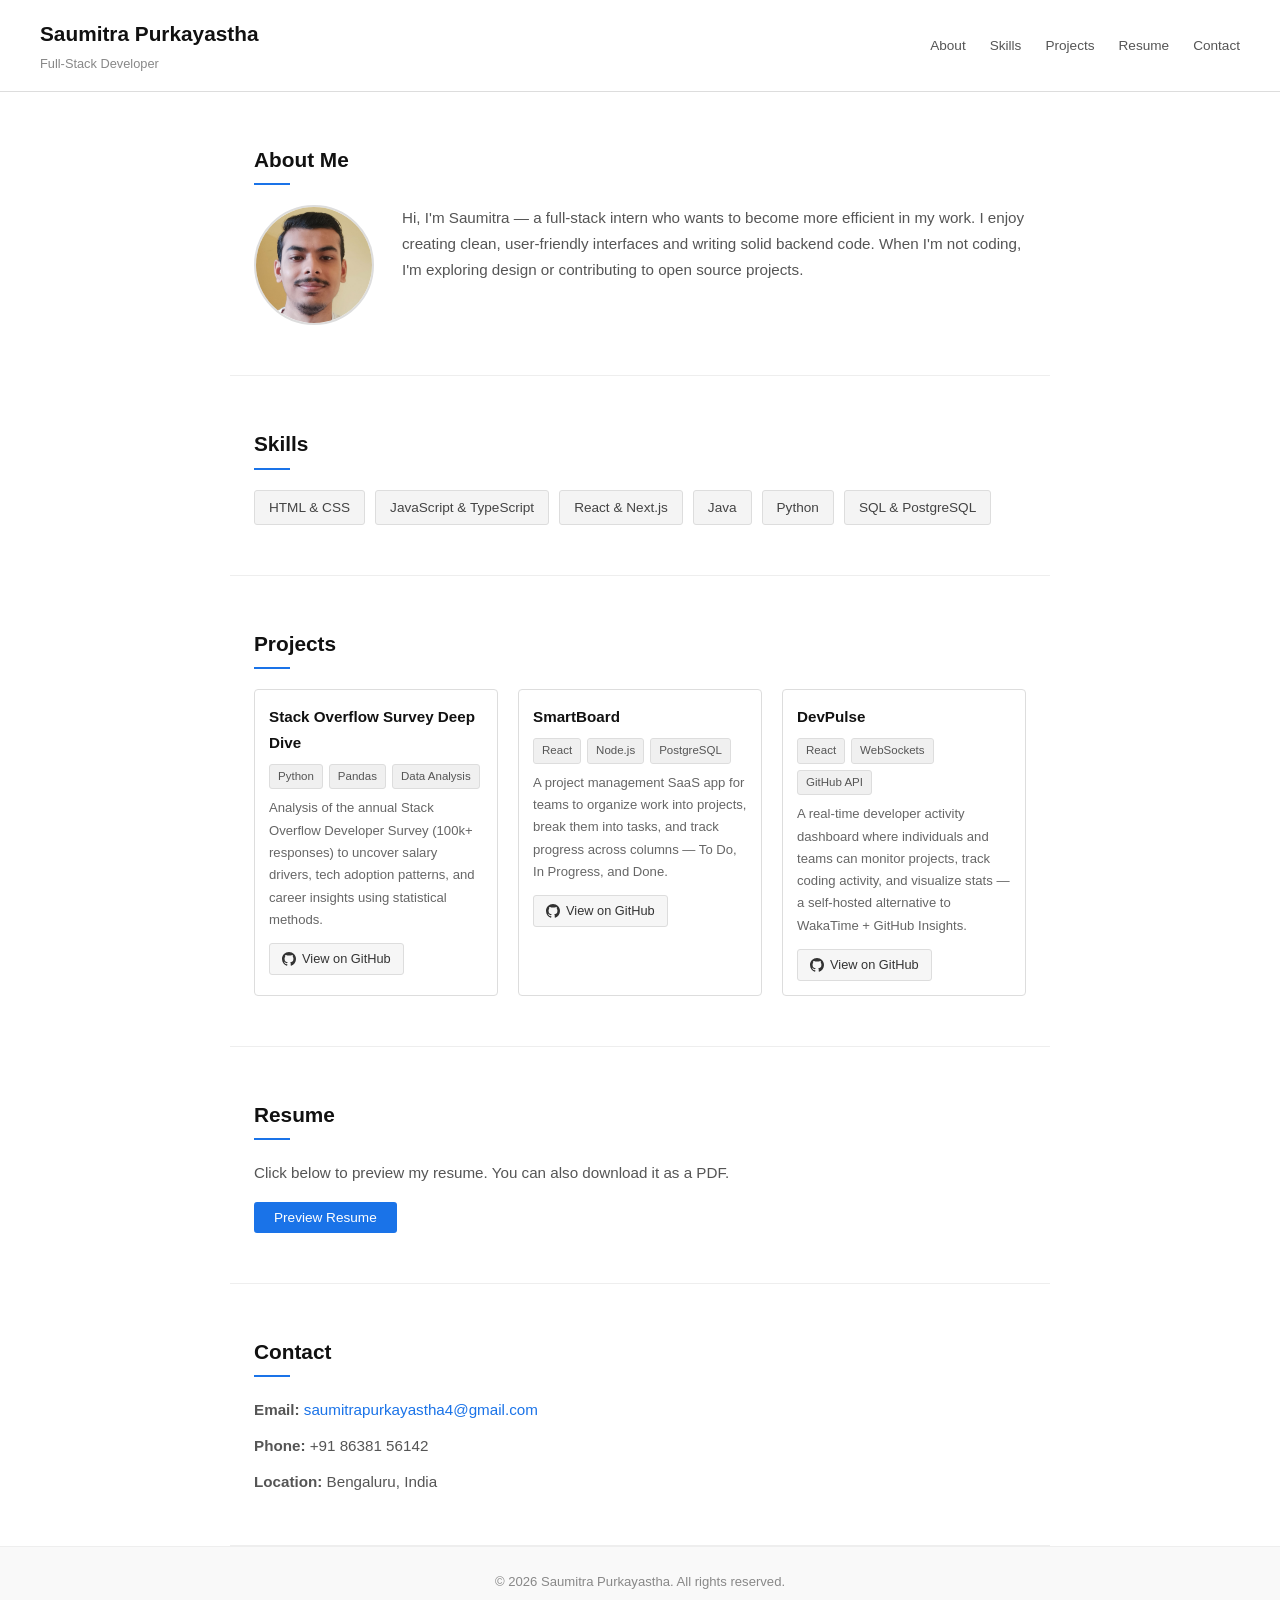
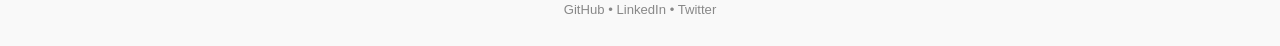
<file: Lvl1_task 1/index.html>
<!DOCTYPE html>
<html lang="en">
<head>
  <meta charset="UTF-8" />
  <meta name="viewport" content="width=device-width, initial-scale=1.0"/>
  <title>Saumitra Purkayastha | Portfolio</title>
  <link rel="stylesheet" href="style.css" />
</head>
<body>

  <!-- HEADER -->
  <header>
    <div class="header-left">
      <h1>Saumitra Purkayastha</h1>
      <p>Full-Stack Developer</p>
    </div>
    <nav>
      <a href="#about">About</a>
      <a href="#skills">Skills</a>
      <a href="#projects">Projects</a>
      <a href="#resume">Resume</a>
      <a href="#contact">Contact</a>
    </nav>
  </header>

  <!-- ABOUT -->
  <section id="about">
    <h2>About Me</h2>
    <div class="about-content">
      <img src="profile.png" alt="Saumitra Purkayastha" />
      <p>
        Hi, I'm Saumitra — a full-stack intern who wants to become more efficient in my work. I enjoy creating clean, user-friendly interfaces and writing
        solid backend code. When I'm not coding, I'm exploring design or contributing
        to open source projects.
      </p>
    </div>
  </section>

  <!-- SKILLS -->
  <section id="skills">
    <h2>Skills</h2>
    <ul class="skills-list">
      <li>HTML &amp; CSS</li>
      <li>JavaScript &amp; TypeScript</li>
      <li>React &amp; Next.js</li>
      <li>Java</li>
      <li>Python</li>
      <li>SQL &amp; PostgreSQL</li>
    </ul>
  </section>

  <!-- PROJECTS -->
  <section id="projects">
    <h2>Projects</h2>
    <div class="projects-grid">

      <div class="project-card">
        <div class="project-body">
          <h3>Stack Overflow Survey Deep Dive</h3>
          <p class="project-tags">
            <span>Python</span><span>Pandas</span><span>Data Analysis</span>
          </p>
          <p>Analysis of the annual Stack Overflow Developer Survey (100k+ responses) to uncover salary drivers, tech adoption patterns, and career insights using statistical methods.</p>
          <a href="https://github.com/Saumitra-171/SO-Survey.git" target="_blank" class="github-link">
            <svg xmlns="http://www.w3.org/2000/svg" width="14" height="14" viewBox="0 0 24 24" fill="currentColor"><path d="M12 0C5.37 0 0 5.37 0 12c0 5.3 3.44 9.8 8.2 11.38.6.1.82-.26.82-.58v-2.03c-3.34.72-4.04-1.61-4.04-1.61-.55-1.39-1.34-1.76-1.34-1.76-1.09-.74.08-.73.08-.73 1.2.08 1.84 1.24 1.84 1.24 1.07 1.83 2.8 1.3 3.49 1 .1-.78.42-1.3.76-1.6-2.67-.3-5.47-1.33-5.47-5.93 0-1.31.47-2.38 1.24-3.22-.14-.3-.54-1.52.1-3.18 0 0 1.01-.32 3.3 1.23a11.5 11.5 0 0 1 3-.4c1.02 0 2.04.13 3 .4 2.28-1.55 3.29-1.23 3.29-1.23.64 1.66.24 2.88.12 3.18.77.84 1.23 1.91 1.23 3.22 0 4.61-2.81 5.63-5.48 5.92.43.37.81 1.1.81 2.22v3.29c0 .32.21.69.82.57C20.57 21.8 24 17.3 24 12c0-6.63-5.37-12-12-12z"/></svg>
            View on GitHub
          </a>
        </div>
      </div>

      <div class="project-card">
        <div class="project-body">
          <h3>SmartBoard</h3>
          <p class="project-tags">
            <span>React</span><span>Node.js</span><span>PostgreSQL</span>
          </p>
          <p>A project management SaaS app for teams to organize work into projects, break them into tasks, and track progress across columns — To Do, In Progress, and Done.</p>
          <a href="https://github.com/Saumitra-171/Smartboard.git" target="_blank" class="github-link">
            <svg xmlns="http://www.w3.org/2000/svg" width="14" height="14" viewBox="0 0 24 24" fill="currentColor"><path d="M12 0C5.37 0 0 5.37 0 12c0 5.3 3.44 9.8 8.2 11.38.6.1.82-.26.82-.58v-2.03c-3.34.72-4.04-1.61-4.04-1.61-.55-1.39-1.34-1.76-1.34-1.76-1.09-.74.08-.73.08-.73 1.2.08 1.84 1.24 1.84 1.24 1.07 1.83 2.8 1.3 3.49 1 .1-.78.42-1.3.76-1.6-2.67-.3-5.47-1.33-5.47-5.93 0-1.31.47-2.38 1.24-3.22-.14-.3-.54-1.52.1-3.18 0 0 1.01-.32 3.3 1.23a11.5 11.5 0 0 1 3-.4c1.02 0 2.04.13 3 .4 2.28-1.55 3.29-1.23 3.29-1.23.64 1.66.24 2.88.12 3.18.77.84 1.23 1.91 1.23 3.22 0 4.61-2.81 5.63-5.48 5.92.43.37.81 1.1.81 2.22v3.29c0 .32.21.69.82.57C20.57 21.8 24 17.3 24 12c0-6.63-5.37-12-12-12z"/></svg>
            View on GitHub
          </a>
        </div>
      </div>

      <div class="project-card">
        <div class="project-body">
          <h3>DevPulse</h3>
          <p class="project-tags">
            <span>React</span><span>WebSockets</span><span>GitHub API</span>
          </p>
          <p>A real-time developer activity dashboard where individuals and teams can monitor projects, track coding activity, and visualize stats — a self-hosted alternative to WakaTime + GitHub Insights.</p>
          <a href="https://github.com/Saumitra-171/DevPulse.git" target="_blank" class="github-link">
            <svg xmlns="http://www.w3.org/2000/svg" width="14" height="14" viewBox="0 0 24 24" fill="currentColor"><path d="M12 0C5.37 0 0 5.37 0 12c0 5.3 3.44 9.8 8.2 11.38.6.1.82-.26.82-.58v-2.03c-3.34.72-4.04-1.61-4.04-1.61-.55-1.39-1.34-1.76-1.34-1.76-1.09-.74.08-.73.08-.73 1.2.08 1.84 1.24 1.84 1.24 1.07 1.83 2.8 1.3 3.49 1 .1-.78.42-1.3.76-1.6-2.67-.3-5.47-1.33-5.47-5.93 0-1.31.47-2.38 1.24-3.22-.14-.3-.54-1.52.1-3.18 0 0 1.01-.32 3.3 1.23a11.5 11.5 0 0 1 3-.4c1.02 0 2.04.13 3 .4 2.28-1.55 3.29-1.23 3.29-1.23.64 1.66.24 2.88.12 3.18.77.84 1.23 1.91 1.23 3.22 0 4.61-2.81 5.63-5.48 5.92.43.37.81 1.1.81 2.22v3.29c0 .32.21.69.82.57C20.57 21.8 24 17.3 24 12c0-6.63-5.37-12-12-12z"/></svg>
            View on GitHub
          </a>
        </div>
      </div>

    </div>
  </section>

  <!-- RESUME -->
  <section id="resume">
    <h2>Resume</h2>
    <p>Click below to preview my resume. You can also download it as a PDF.</p>
    <button class="btn" onclick="document.getElementById('resume-modal').style.display='flex'">Preview Resume</button>
  </section>

  <!-- RESUME MODAL -->
  <div id="resume-modal">
    <div class="modal-box">
      <div class="modal-header">
        <span>Resume — Saumitra Purkayastha</span>
        <div class="modal-actions">
          <a href="C:\Resume.pdf" download class="btn">Download PDF</a>
          <button class="close-btn" onclick="document.getElementById('resume-modal').style.display='none'">&times;</button>
        </div>
      </div>
      <iframe src="C:\Resume.pdf" title="Resume Preview"></iframe>
    </div>
  </div>

  <!-- CONTACT -->
  <section id="contact">
    <h2>Contact</h2>
    <ul class="contact-list">
      <li><strong>Email:</strong> <a href="mailto:saumitrapurkayastha4@gmail.com">saumitrapurkayastha4@gmail.com</a></li>
      <li><strong>Phone:</strong> +91 86381 56142</li>
      <li><strong>Location:</strong> Bengaluru, India</li>
    </ul>
  </section>

  <!-- FOOTER -->
  <footer>
    <p>&copy; 2026 Saumitra Purkayastha. All rights reserved.</p>
    <p>
      <a href="#">GitHub</a> &bull;
      <a href="#">LinkedIn</a> &bull;
      <a href="#">Twitter</a>
    </p>
  </footer>

</body>
</html>
</file>
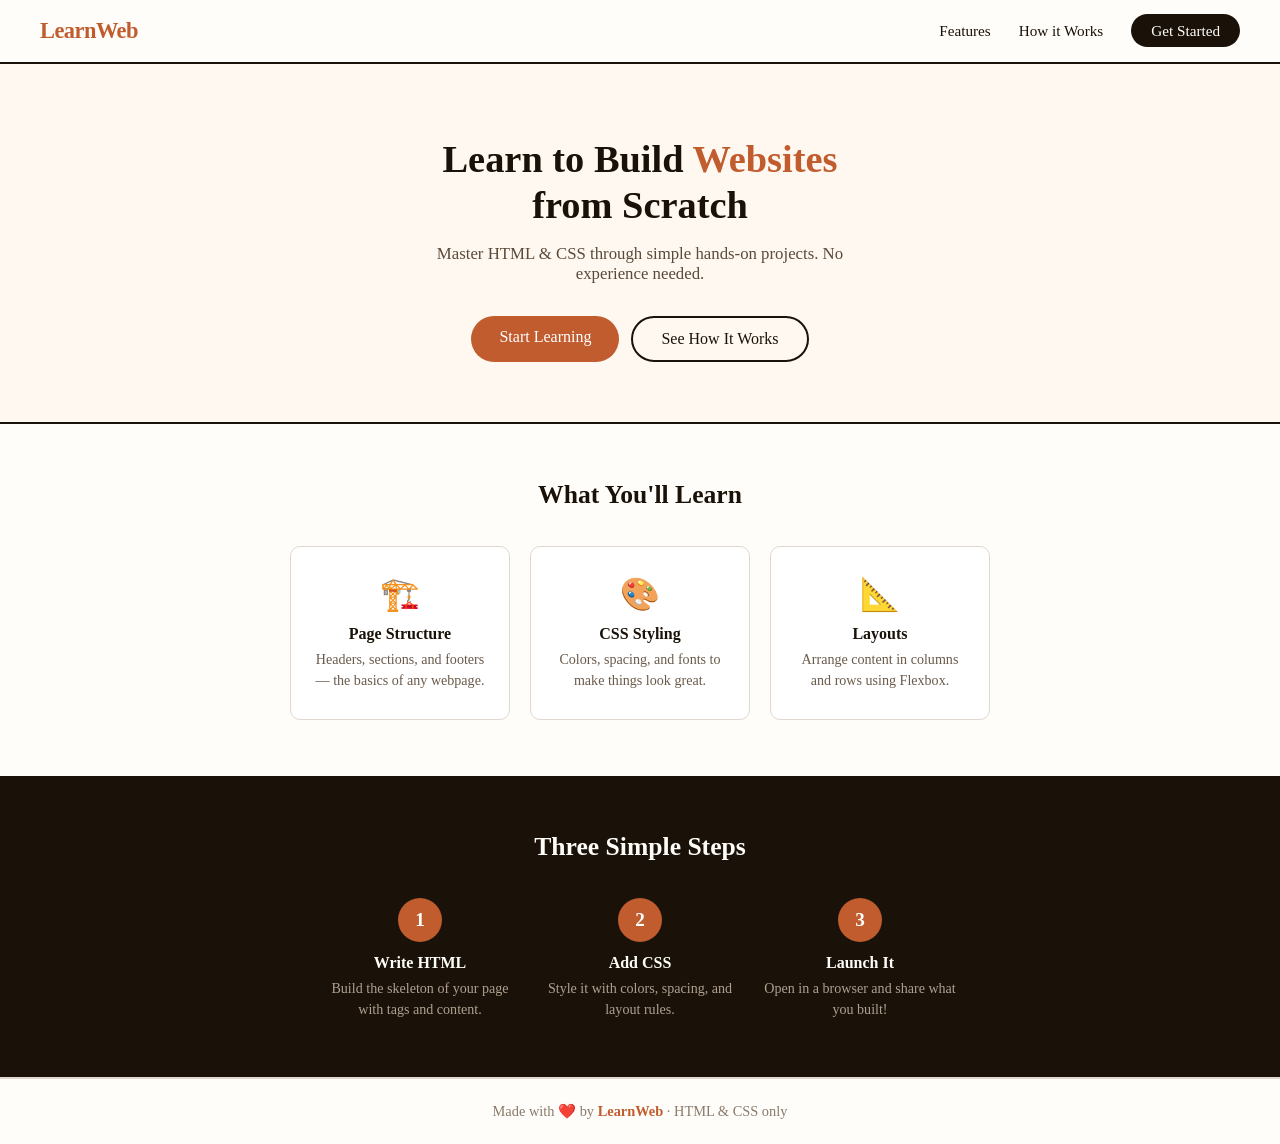
<file: Lvl1_task 2/index.html>
<!DOCTYPE html>
<html lang="en">
<head>
  <meta charset="UTF-8"/>
  <meta name="viewport" content="width=device-width, initial-scale=1.0"/>
  <title>LearnWeb</title>
  <link rel="stylesheet" href="style.css"/>
</head>
<body>

  <!-- HEADER -->
  <header>
    <div class="logo">LearnWeb</div>
    <nav>
      <a href="#">Features</a>
      <a href="#">How it Works</a>
      <a href="#" class="btn">Get Started</a>
    </nav>
  </header>

  <!-- HERO -->
  <section class="hero">
    <h2>Learn to Build <span>Websites</span><br/>from Scratch</h2>
    <p>Master HTML & CSS through simple hands-on projects. No experience needed.</p>
    <div class="hero-btns">
      <a href="#" class="btn-main">Start Learning</a>
      <a href="#" class="btn-outline">See How It Works</a>
    </div>
  </section>

  <!-- FEATURES -->
  <section class="features">
    <h3>What You'll Learn</h3>
    <div class="cards">
      <div class="card">
        <div class="icon">🏗️</div>
        <h4>Page Structure</h4>
        <p>Headers, sections, and footers — the basics of any webpage.</p>
      </div>
      <div class="card">
        <div class="icon">🎨</div>
        <h4>CSS Styling</h4>
        <p>Colors, spacing, and fonts to make things look great.</p>
      </div>
      <div class="card">
        <div class="icon">📐</div>
        <h4>Layouts</h4>
        <p>Arrange content in columns and rows using Flexbox.</p>
      </div>
    </div>
  </section>

  <!-- STEPS -->
  <section class="steps">
    <h3>Three Simple Steps</h3>
    <div class="step-row">
      <div class="step">
        <div class="step-num">1</div>
        <h4>Write HTML</h4>
        <p>Build the skeleton of your page with tags and content.</p>
      </div>
      <div class="step">
        <div class="step-num">2</div>
        <h4>Add CSS</h4>
        <p>Style it with colors, spacing, and layout rules.</p>
      </div>
      <div class="step">
        <div class="step-num">3</div>
        <h4>Launch It</h4>
        <p>Open in a browser and share what you built!</p>
      </div>
    </div>
  </section>

  <!-- FOOTER -->
  <footer>
    <p>Made with ❤️ by <span>LearnWeb</span> · HTML & CSS only</p>
  </footer>

</body>
</html>
</file>
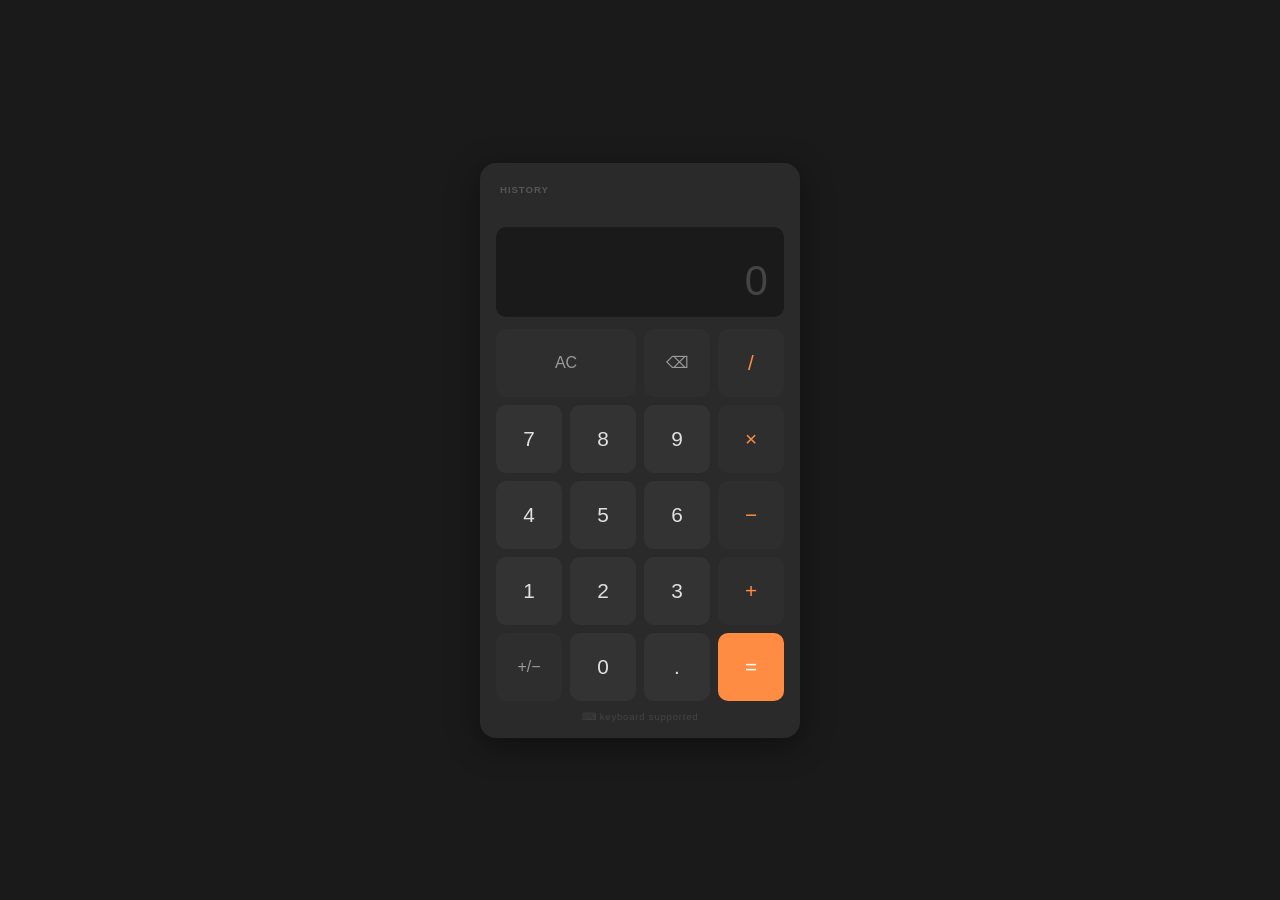
<file: Lvl1_task 3/index.html>
<!DOCTYPE html>
<html lang="en">
<head>
    <meta charset="UTF-8">
    <meta name="viewport" content="width=device-width, initial-scale=1.0">
    <title>Calculator</title>
    <link rel="preconnect" href="https://fonts.googleapis.com">
    <link rel="preconnect" href="https://fonts.gstatic.com" crossorigin>
    <link href="https://fonts.googleapis.com/css2?family=DM+Mono:wght@300;400;500&family=Syne:wght@700;800&display=swap" rel="stylesheet">
    <link rel="stylesheet" href="style.css">
</head>
<body>
    <div id="calculator">
        <div id="history-panel">
            <span id="history-label">HISTORY</span>
            <div id="history-list"></div>
        </div>

        <div id="display-area">
            <div id="expression"></div>
            <input id="display" readonly placeholder="0">
        </div>

        <div id="keys">
            <button onclick="clearDisplay()" class="fn-btn wide-btn">AC</button>
            <button onclick="backspace()" class="fn-btn">⌫</button>
            <button onclick="appendToDisplay('/')" class="operator-btn">/</button>

            <button onclick="appendToDisplay('7')">7</button>
            <button onclick="appendToDisplay('8')">8</button>
            <button onclick="appendToDisplay('9')">9</button>
            <button onclick="appendToDisplay('*')" class="operator-btn">×</button>

            <button onclick="appendToDisplay('4')">4</button>
            <button onclick="appendToDisplay('5')">5</button>
            <button onclick="appendToDisplay('6')">6</button>
            <button onclick="appendToDisplay('-')" class="operator-btn">−</button>

            <button onclick="appendToDisplay('1')">1</button>
            <button onclick="appendToDisplay('2')">2</button>
            <button onclick="appendToDisplay('3')">3</button>
            <button onclick="appendToDisplay('+')" class="operator-btn">+</button>

            <button onclick="toggleSign()" class="fn-btn">+/−</button>
            <button onclick="appendToDisplay('0')">0</button>
            <button onclick="appendToDisplay('.')">.</button>
            <button onclick="calculate()" class="equals-btn">=</button>
        </div>

        <div id="keyboard-hint">⌨ keyboard supported</div>
    </div>

    <script src="index.js"></script>
</body>
</html>
</file>
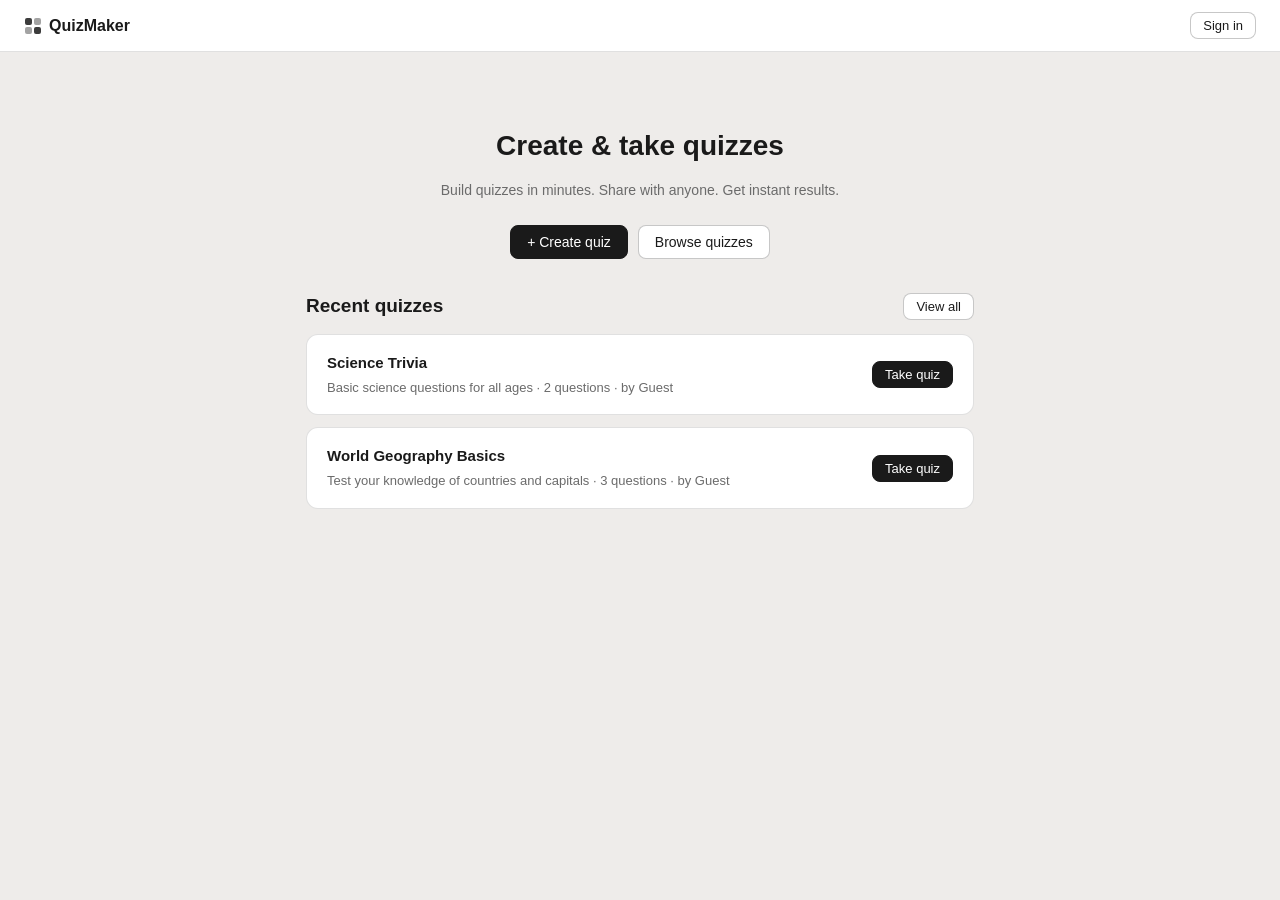
<file: Lvl2_task 2/index.html>
<!DOCTYPE html>
<html lang="en">
<head>
  <meta charset="UTF-8" />
  <meta name="viewport" content="width=device-width, initial-scale=1.0" />
  <title>QuizMaker</title>
  <link rel="stylesheet" href="css/style.css" />
</head>
<body>

<nav>
  <a class="nav-logo" onclick="goHome()">
    <svg width="18" height="18" viewBox="0 0 18 18" fill="none">
      <rect x="1" y="1" width="7" height="7" rx="2" fill="currentColor" opacity="0.85"/>
      <rect x="10" y="1" width="7" height="7" rx="2" fill="currentColor" opacity="0.4"/>
      <rect x="1" y="10" width="7" height="7" rx="2" fill="currentColor" opacity="0.4"/>
      <rect x="10" y="10" width="7" height="7" rx="2" fill="currentColor" opacity="0.85"/>
    </svg>
    QuizMaker
  </a>
  <div class="nav-right" id="navUser">
    <button class="btn btn-sm" onclick="showScreen('auth')">Sign in</button>
  </div>
</nav>

<div class="wrapper">

  <!-- HOME -->
  <div class="screen active" id="screen-home">
    <div class="hero">
      <h1>Create &amp; take quizzes</h1>
      <p class="muted">Build quizzes in minutes. Share with anyone. Get instant results.</p>
      <div class="hero-actions">
        <button class="btn btn-primary" onclick="requireAuth('create')">+ Create quiz</button>
        <button class="btn" onclick="showScreen('list')">Browse quizzes</button>
      </div>
    </div>
    <div class="section-header">
      <h2 style="margin:0">Recent quizzes</h2>
      <button class="btn btn-sm" onclick="showScreen('list')">View all</button>
    </div>
    <div id="homeQuizList"></div>
  </div>

  <!-- AUTH -->
  <div class="screen" id="screen-auth">
    <div class="auth-wrap">
      <div class="tabs">
        <div class="tab active" id="tab-login" onclick="switchAuthTab('login')">Sign in</div>
        <div class="tab" id="tab-register" onclick="switchAuthTab('register')">Register</div>
      </div>
      <div id="auth-login">
        <div class="field"><label>Username</label><input type="text" id="loginUser" placeholder="Enter username" /></div>
        <div class="field"><label>Password</label><input type="password" id="loginPass" placeholder="Enter password" /></div>
        <div class="err-msg" id="loginErr"></div>
        <button class="btn btn-primary btn-block" onclick="doLogin()">Sign in</button>
        <div class="divider">or</div>
        <button class="btn btn-block" onclick="demoLogin()">Continue as Guest</button>
      </div>
      <div id="auth-register" style="display:none">
        <div class="field"><label>Username</label><input type="text" id="regUser" placeholder="Choose a username" /></div>
        <div class="field"><label>Password</label><input type="password" id="regPass" placeholder="Choose a password" /></div>
        <div class="err-msg" id="regErr"></div>
        <button class="btn btn-primary btn-block" onclick="doRegister()">Create account</button>
      </div>
    </div>
  </div>

  <!-- QUIZ LIST -->
  <div class="screen" id="screen-list">
    <div class="section-header">
      <div style="display:flex;align-items:center;gap:10px">
        <button class="btn btn-sm" onclick="goHome()">← Back</button>
        <h2 style="margin:0">All quizzes</h2>
      </div>
      <button class="btn btn-sm btn-primary" onclick="requireAuth('create')">+ Create</button>
    </div>
    <div id="allQuizList"></div>
  </div>

  <!-- CREATE QUIZ -->
  <div class="screen" id="screen-create">
    <div style="display:flex;align-items:center;gap:10px;margin-bottom:1.25rem">
      <button class="btn btn-sm" onclick="goHome()">← Back</button>
      <h2 style="margin:0">Create a quiz</h2>
    </div>
    <div class="field"><label>Quiz title *</label><input type="text" id="quizTitle" placeholder="e.g. World Geography Basics" /></div>
    <div class="field"><label>Description (optional)</label><input type="text" id="quizDesc" placeholder="A short description..." /></div>
    <div id="questionsList"></div>
    <button class="btn" onclick="addQuestion()" style="margin-bottom:1rem">+ Add question</button>
    <br/>
    <button class="btn btn-primary" onclick="saveQuiz()">Publish quiz</button>
    <div class="err-msg" id="createErr" style="margin-top:10px"></div>
    <div class="ok-msg" id="createOk" style="margin-top:10px"></div>
  </div>

  <!-- TAKE QUIZ -->
  <div class="screen" id="screen-take">
    <div id="takeContent"></div>
  </div>

  <!-- RESULTS -->
  <div class="screen" id="screen-results">
    <div id="resultsContent"></div>
  </div>

</div>

<script src="js/state.js"></script>
<script src="js/auth.js"></script>
<script src="js/quizList.js"></script>
<script src="js/create.js"></script>
<script src="js/take.js"></script>
<script src="js/app.js"></script>
</body>
</html>
</file>
<file: Lvl1_task 1/style.css>
/* ── RESET ── */
* {
  box-sizing: border-box;
  margin: 0;
  padding: 0;
}

body {
  font-family: Arial, sans-serif;
  font-size: 15px;
  line-height: 1.7;
  color: #333;
  background: #fff;
}

a {
  color: #1a73e8;
  text-decoration: none;
}

a:hover {
  text-decoration: underline;
}

/* ── HEADER ── */
header {
  display: flex;
  justify-content: space-between;
  align-items: center;
  padding: 16px 40px;
  border-bottom: 1px solid #ddd;
  background: #fff;
  position: sticky;
  top: 0;
  z-index: 10;
}

header h1 {
  font-size: 1.3rem;
  color: #111;
}

header p {
  font-size: 0.8rem;
  color: #888;
  margin-top: 2px;
}

nav {
  display: flex;
  gap: 24px;
}

nav a {
  font-size: 0.85rem;
  color: #555;
}

nav a:hover {
  color: #1a73e8;
  text-decoration: none;
}

/* ── SECTIONS ── */
section {
  max-width: 820px;
  margin: 0 auto;
  padding: 50px 24px;
  border-bottom: 1px solid #eee;
}

section h2 {
  font-size: 1.3rem;
  margin-bottom: 6px;
  color: #111;
}

section h2::after {
  content: '';
  display: block;
  width: 36px;
  height: 2px;
  background: #1a73e8;
  margin-top: 6px;
  margin-bottom: 20px;
}

/* ── ABOUT ── */
.about-content {
  display: flex;
  gap: 28px;
  align-items: flex-start;
}

.about-content img {
  width: 120px;
  height: 120px;
  object-fit: cover;
  border-radius: 50%;
  border: 2px solid #ddd;
  flex-shrink: 0;
  background: #f0f0f0;
}

.about-content p {
  color: #555;
  font-size: 0.95rem;
}

/* ── SKILLS ── */
.skills-list {
  list-style: none;
  display: flex;
  flex-wrap: wrap;
  gap: 10px;
}

.skills-list li {
  background: #f4f4f4;
  border: 1px solid #ddd;
  padding: 5px 14px;
  border-radius: 3px;
  font-size: 0.85rem;
  color: #444;
}

/* ── PROJECTS ── */
.projects-grid {
  display: grid;
  grid-template-columns: repeat(auto-fit, minmax(220px, 1fr));
  gap: 20px;
}

.project-card {
  border: 1px solid #ddd;
  border-radius: 4px;
  overflow: hidden;
}

.project-body {
  padding: 14px;
}

.project-body h3 {
  font-size: 0.95rem;
  color: #111;
  margin-bottom: 8px;
}

.project-body p {
  font-size: 0.82rem;
  color: #666;
}

.project-tags {
  display: flex;
  flex-wrap: wrap;
  gap: 6px;
  margin-bottom: 8px !important;
}

.project-tags span {
  background: #f0f0f0;
  border: 1px solid #ddd;
  font-size: 0.72rem;
  padding: 2px 8px;
  border-radius: 3px;
  color: #555;
}

/* ── GITHUB LINK ── */
.github-link {
  display: inline-flex;
  align-items: center;
  gap: 6px;
  margin-top: 12px;
  font-size: 0.8rem;
  color: #333;
  border: 1px solid #ddd;
  padding: 4px 12px;
  border-radius: 3px;
  background: #f6f6f6;
}

.github-link:hover {
  background: #111;
  color: #fff;
  border-color: #111;
  text-decoration: none;
}

/* ── BUTTON ── */
.btn {
  display: inline-block;
  background: #1a73e8;
  color: #fff;
  padding: 8px 20px;
  border-radius: 3px;
  font-size: 0.85rem;
  border: none;
  cursor: pointer;
}

.btn:hover {
  background: #1558b0;
  text-decoration: none;
  color: #fff;
}

#resume p {
  margin-bottom: 16px;
  color: #555;
  font-size: 0.95rem;
}

/* ── RESUME MODAL ── */
#resume-modal {
  display: none;
  position: fixed;
  inset: 0;
  background: rgba(0,0,0,0.5);
  z-index: 100;
  align-items: center;
  justify-content: center;
  padding: 20px;
}

.modal-box {
  background: #fff;
  border-radius: 4px;
  width: 100%;
  max-width: 780px;
  height: 88vh;
  display: flex;
  flex-direction: column;
  overflow: hidden;
}

.modal-header {
  display: flex;
  justify-content: space-between;
  align-items: center;
  padding: 10px 16px;
  border-bottom: 1px solid #ddd;
  background: #f9f9f9;
  font-size: 0.85rem;
  color: #555;
  gap: 12px;
}

.modal-actions {
  display: flex;
  align-items: center;
  gap: 10px;
}

.modal-box iframe {
  flex: 1;
  width: 100%;
  border: none;
}

.close-btn {
  background: none;
  border: none;
  font-size: 1.4rem;
  cursor: pointer;
  color: #888;
  line-height: 1;
  padding: 0 4px;
}

.close-btn:hover {
  color: #111;
}

/* ── CONTACT ── */
.contact-list {
  list-style: none;
  display: flex;
  flex-direction: column;
  gap: 10px;
  font-size: 0.95rem;
  color: #555;
}

/* ── FOOTER ── */
footer {
  text-align: center;
  padding: 24px;
  background: #f9f9f9;
  border-top: 1px solid #eee;
  font-size: 0.82rem;
  color: #888;
}

footer p + p {
  margin-top: 6px;
}

footer a {
  color: #888;
}

footer a:hover {
  color: #1a73e8;
}

/* ── RESPONSIVE ── */
@media (max-width: 600px) {
  header { padding: 14px 20px; flex-direction: column; align-items: flex-start; gap: 10px; }
  nav { gap: 16px; flex-wrap: wrap; }
  .about-content { flex-direction: column; }
  section { padding: 36px 20px; }
}
</file>
<file: Lvl1_task 2/style.css>
/* RESET */
* {
  margin: 0;
  padding: 0;
  box-sizing: border-box;
}

/* BODY */
body {
  font-family: Georgia, serif;
  background: #fffdf9;
  color: #1a1208;
}

/* HEADER */
header {
  display: flex;
  justify-content: space-between;
  align-items: center;
  padding: 18px 40px;
  border-bottom: 2px solid #1a1208;
  background: #fffdf9;
  position: sticky;
  top: 0;
}

.logo {
  font-size: 1.4rem;
  font-weight: bold;
  color: #c05c2e;
  letter-spacing: -0.5px;
}

nav a {
  text-decoration: none;
  color: #1a1208;
  margin-left: 24px;
  font-size: 0.95rem;
}

nav a:hover {
  color: #c05c2e;
}

nav .btn {
  background: #1a1208;
  color: #fffdf9;
  padding: 8px 20px;
  border-radius: 20px;
}

nav .btn:hover {
  background: #c05c2e;
  color: #fff;
}

/* HERO */
.hero {
  text-align: center;
  padding: 72px 20px 60px;
  background: #fff8f0;
  border-bottom: 2px solid #1a1208;
}

.hero h2 {
  font-size: 2.4rem;
  line-height: 1.2;
  margin-bottom: 16px;
  color: #1a1208;
}

.hero h2 span {
  color: #c05c2e;
}

.hero p {
  font-size: 1.05rem;
  color: #5a4a3a;
  margin-bottom: 32px;
  max-width: 480px;
  margin-left: auto;
  margin-right: auto;
}

.hero-btns {
  display: flex;
  justify-content: center;
  gap: 12px;
}

.btn-main {
  background: #c05c2e;
  color: #fff;
  padding: 12px 28px;
  border-radius: 24px;
  text-decoration: none;
  font-size: 1rem;
}

.btn-main:hover {
  background: #1a1208;
}

.btn-outline {
  background: transparent;
  color: #1a1208;
  padding: 12px 28px;
  border-radius: 24px;
  text-decoration: none;
  font-size: 1rem;
  border: 2px solid #1a1208;
}

.btn-outline:hover {
  background: #1a1208;
  color: #fffdf9;
}

/* FEATURES */
.features {
  padding: 56px 40px;
  max-width: 900px;
  margin: 0 auto;
}

.features h3 {
  text-align: center;
  font-size: 1.6rem;
  margin-bottom: 36px;
  color: #1a1208;
}

.cards {
  display: flex;
  gap: 20px;
  flex-wrap: wrap;
  justify-content: center;
}

.card {
  border: 1.5px solid #e0d8ce;
  border-radius: 10px;
  padding: 28px 22px;
  width: 220px;
  text-align: center;
  background: #fff;
  transition: border-color 0.2s, transform 0.2s;
}

.card:hover {
  border-color: #c05c2e;
  transform: translateY(-4px);
}

.card .icon {
  font-size: 2rem;
  margin-bottom: 12px;
}

.card h4 {
  font-size: 1rem;
  margin-bottom: 6px;
  color: #1a1208;
}

.card p {
  font-size: 0.88rem;
  color: #6a5a4a;
  line-height: 1.5;
}

/* STEPS */
.steps {
  background: #1a1208;
  color: #fffdf9;
  padding: 56px 40px;
}

.steps h3 {
  text-align: center;
  font-size: 1.6rem;
  margin-bottom: 36px;
}

.step-row {
  display: flex;
  justify-content: center;
  gap: 20px;
  flex-wrap: wrap;
  max-width: 800px;
  margin: 0 auto;
}

.step {
  text-align: center;
  width: 200px;
}

.step-num {
  display: inline-flex;
  align-items: center;
  justify-content: center;
  width: 44px;
  height: 44px;
  background: #c05c2e;
  color: #fff;
  border-radius: 50%;
  font-size: 1.2rem;
  font-weight: bold;
  margin-bottom: 12px;
}

.step h4 {
  font-size: 1rem;
  margin-bottom: 6px;
}

.step p {
  font-size: 0.88rem;
  color: #b0a090;
  line-height: 1.5;
}

/* FOOTER */
footer {
  text-align: center;
  padding: 24px;
  font-size: 0.9rem;
  color: #8a7a6a;
  border-top: 2px solid #e0d8ce;
}

footer span {
  color: #c05c2e;
  font-weight: bold;
}
</file>
<file: Lvl1_task 3/style.css>
* {
    box-sizing: border-box;
    margin: 0;
    padding: 0;
}

body {
    background: #1a1a1a;
    display: flex;
    justify-content: center;
    align-items: center;
    min-height: 100vh;
    font-family: 'Segoe UI', sans-serif;
}

#calculator {
    background: #2a2a2a;
    border-radius: 16px;
    width: 320px;
    padding: 16px;
    box-shadow: 0 8px 32px rgba(0,0,0,0.4);
}

/* History */
#history-panel {
    min-height: 48px;
    padding: 0 4px 8px;
}

#history-label {
    font-size: 0.6rem;
    letter-spacing: 0.1em;
    color: #555;
    font-weight: 600;
}

#history-list {
    display: flex;
    flex-direction: column;
    gap: 2px;
    margin-top: 4px;
}

.history-entry {
    font-size: 0.75rem;
    color: #666;
    text-align: right;
    cursor: pointer;
    white-space: nowrap;
    overflow: hidden;
    text-overflow: ellipsis;
}

.history-entry:hover { color: #aaa; }

/* Display */
#display-area {
    background: #1a1a1a;
    border-radius: 10px;
    padding: 12px 16px;
    margin-bottom: 12px;
    display: flex;
    flex-direction: column;
    align-items: flex-end;
    min-height: 90px;
    justify-content: flex-end;
}

#expression {
    font-size: 0.8rem;
    color: #555;
    min-height: 18px;
    text-align: right;
    width: 100%;
}

#display {
    width: 100%;
    background: transparent;
    border: none;
    outline: none;
    color: #f0f0f0;
    font-family: 'Segoe UI', sans-serif;
    font-size: 2.6rem;
    font-weight: 300;
    text-align: right;
}

#display::placeholder { color: #444; }
#display.error { color: #e05; font-size: 1.4rem; }

/* Buttons */
#keys {
    display: grid;
    grid-template-columns: repeat(4, 1fr);
    gap: 8px;
}

button {
    height: 68px;
    border-radius: 10px;
    border: none;
    background: #333;
    color: #e0e0e0;
    font-size: 1.3rem;
    cursor: pointer;
    transition: background 0.1s;
}

button:hover  { background: #3d3d3d; }
button:active { background: #444; transform: scale(0.97); }

.wide-btn { grid-column: span 2; }

.fn-btn { background: #2e2e2e; color: #999; font-size: 1rem; }
.fn-btn:hover { background: #383838; }

.operator-btn { background: #2e2e2e; color: #ff8c42; }
.operator-btn:hover { background: #383838; }

.equals-btn { background: #ff8c42; color: #fff; }
.equals-btn:hover { background: #ff9d5a; }

#keyboard-hint {
    text-align: center;
    font-size: 0.6rem;
    color: #444;
    margin-top: 10px;
    letter-spacing: 0.08em;
}
</file>
<file: Lvl2_task 2/css/style.css>
*, *::before, *::after { box-sizing: border-box; margin: 0; padding: 0; }

:root {
  --bg: #ffffff;
  --bg-secondary: #f5f4f0;
  --bg-tertiary: #eeecea;
  --text: #1a1a1a;
  --text-secondary: #6b6b6b;
  --text-tertiary: #a0a0a0;
  --border: rgba(0,0,0,0.12);
  --border-mid: rgba(0,0,0,0.22);
  --border-strong: rgba(0,0,0,0.35);
  --radius-md: 8px;
  --radius-lg: 12px;
  --success-bg: #EAF3DE;
  --success-text: #27500A;
  --danger-bg: #FCEBEB;
  --danger-text: #A32D2D;
  --info-bg: #E6F1FB;
  --info-text: #185FA5;
}

@media (prefers-color-scheme: dark) {
  :root {
    --bg: #1c1c1a;
    --bg-secondary: #252523;
    --bg-tertiary: #2e2e2b;
    --text: #f0ede8;
    --text-secondary: #9a9890;
    --text-tertiary: #6b6966;
    --border: rgba(255,255,255,0.1);
    --border-mid: rgba(255,255,255,0.18);
    --border-strong: rgba(255,255,255,0.28);
    --success-bg: #173404;
    --success-text: #C0DD97;
    --danger-bg: #501313;
    --danger-text: #F7C1C1;
    --info-bg: #042C53;
    --info-text: #B5D4F4;
  }
}

body {
  font-family: -apple-system, 'Segoe UI', sans-serif;
  background: var(--bg-tertiary);
  color: var(--text);
  min-height: 100vh;
  font-size: 15px;
  line-height: 1.6;
}

/* ── Layout ── */
.wrapper { max-width: 700px; margin: 0 auto; padding: 0 1rem 3rem; }

/* ── Nav ── */
nav {
  position: sticky; top: 0; z-index: 10;
  background: var(--bg);
  border-bottom: 0.5px solid var(--border);
  padding: 12px 1.5rem;
  display: flex; align-items: center; justify-content: space-between;
  margin-bottom: 1.5rem;
}
.nav-logo {
  font-size: 16px; font-weight: 600; color: var(--text);
  display: flex; align-items: center; gap: 7px; cursor: pointer;
}
.nav-right { display: flex; align-items: center; gap: 8px; }

/* ── Screens ── */
.screen { display: none; }
.screen.active { display: block; }

/* ── Typography ── */
h1 { font-size: 24px; font-weight: 600; margin-bottom: 6px; }
h2 { font-size: 19px; font-weight: 600; margin-bottom: 12px; }
h3 { font-size: 15px; font-weight: 600; }
p.muted { color: var(--text-secondary); font-size: 14px; }

/* ── Buttons ── */
.btn {
  display: inline-flex; align-items: center; gap: 6px;
  padding: 8px 16px; font-size: 14px; font-weight: 500;
  border-radius: var(--radius-md); cursor: pointer;
  border: 0.5px solid var(--border-mid);
  background: var(--bg); color: var(--text);
  transition: background 0.12s, opacity 0.12s, transform 0.1s;
  white-space: nowrap;
}
.btn:hover { background: var(--bg-secondary); }
.btn:active { transform: scale(0.97); }
.btn-primary { background: var(--text); color: var(--bg); border-color: var(--text); }
.btn-primary:hover { opacity: 0.82; background: var(--text); }
.btn-sm { padding: 5px 12px; font-size: 13px; }
.btn-danger { color: var(--danger-text); border-color: var(--danger-text); }
.btn-danger:hover { background: var(--danger-bg); }
.btn-block { width: 100%; justify-content: center; }

/* ── Form ── */
.field { margin-bottom: 14px; }
label { font-size: 13px; color: var(--text-secondary); display: block; margin-bottom: 4px; }
input[type=text],
input[type=password],
input[type=email],
textarea {
  width: 100%; padding: 9px 12px; font-size: 14px;
  border-radius: var(--radius-md);
  border: 0.5px solid var(--border-mid);
  background: var(--bg); color: var(--text);
  font-family: inherit; outline: none;
  transition: border-color 0.12s, box-shadow 0.12s;
}
input:focus, textarea:focus {
  border-color: var(--border-strong);
  box-shadow: 0 0 0 3px rgba(0,0,0,0.06);
}
@media (prefers-color-scheme: dark) {
  input:focus, textarea:focus { box-shadow: 0 0 0 3px rgba(255,255,255,0.06); }
}

/* ── Cards ── */
.card {
  background: var(--bg);
  border: 0.5px solid var(--border);
  border-radius: var(--radius-lg);
  padding: 1rem 1.25rem;
  margin-bottom: 12px;
}

/* ── Home ── */
.hero { text-align: center; padding: 3rem 1rem 2rem; }
.hero h1 { font-size: 28px; margin-bottom: 10px; }
.hero-actions { display: flex; gap: 10px; justify-content: center; flex-wrap: wrap; margin-top: 1.5rem; }

/* ── Quiz list item ── */
.quiz-item { display: flex; align-items: center; justify-content: space-between; gap: 12px; }
.quiz-item-info h3 { margin-bottom: 3px; }
.quiz-item-info .meta { font-size: 13px; color: var(--text-secondary); }
.quiz-item-actions { display: flex; gap: 6px; flex-shrink: 0; }

/* ── Quiz taking ── */
.progress-bar { height: 4px; background: var(--bg-tertiary); border-radius: 99px; margin-bottom: 1.5rem; }
.progress-fill { height: 100%; background: var(--text); border-radius: 99px; transition: width 0.35s ease; }

.option-btn {
  display: block; width: 100%; text-align: left;
  padding: 11px 15px; margin-bottom: 8px;
  border: 0.5px solid var(--border-mid); border-radius: var(--radius-md);
  background: var(--bg); color: var(--text); font-size: 14px; font-family: inherit;
  cursor: pointer; transition: background 0.12s;
}
.option-btn:hover:not(:disabled) { background: var(--bg-secondary); }
.option-btn.correct { border-color: var(--success-text); background: var(--success-bg); color: var(--success-text); }
.option-btn.wrong   { border-color: var(--danger-text);  background: var(--danger-bg);  color: var(--danger-text); }

/* ── Feedback ── */
.feedback {
  font-size: 13px; padding: 9px 13px;
  border-radius: var(--radius-md); margin-top: 8px;
}
.feedback.correct { background: var(--success-bg); color: var(--success-text); }
.feedback.wrong   { background: var(--danger-bg);  color: var(--danger-text); }

/* ── Results ── */
.score-circle {
  width: 96px; height: 96px; border-radius: 50%;
  border: 2.5px solid var(--text);
  display: flex; flex-direction: column; align-items: center; justify-content: center;
  margin: 0 auto 1.25rem;
}
.score-circle .score-num   { font-size: 26px; font-weight: 600; }
.score-circle .score-label { font-size: 12px; color: var(--text-secondary); }

.result-item { display: flex; gap: 10px; margin-bottom: 12px; font-size: 14px; }
.result-icon {
  flex-shrink: 0; width: 20px; height: 20px; border-radius: 50%;
  display: flex; align-items: center; justify-content: center;
  font-size: 11px; font-weight: 700; margin-top: 1px;
}
.r-correct { background: var(--success-bg); color: var(--success-text); }
.r-wrong   { background: var(--danger-bg);  color: var(--danger-text); }

/* ── Auth ── */
.auth-wrap { max-width: 360px; margin: 2rem auto; }
.tabs { display: flex; gap: 4px; margin-bottom: 1.25rem; }
.tab {
  padding: 6px 16px; font-size: 14px;
  border-radius: var(--radius-md); cursor: pointer;
  border: 0.5px solid transparent; color: var(--text-secondary);
}
.tab.active { border-color: var(--border-mid); color: var(--text); font-weight: 500; background: var(--bg); }
.divider { text-align: center; color: var(--text-tertiary); font-size: 13px; margin: 14px 0; }

/* ── Create ── */
.q-block {
  border: 0.5px solid var(--border); border-radius: var(--radius-md);
  padding: 14px; margin-bottom: 12px;
}
.q-block-header { display: flex; align-items: center; justify-content: space-between; margin-bottom: 12px; }
.q-num { font-size: 12px; font-weight: 600; color: var(--text-secondary); letter-spacing: 0.04em; text-transform: uppercase; }
.opt-row { display: flex; align-items: center; gap: 8px; margin-bottom: 8px; }
.opt-row input[type=radio] { width: auto; flex-shrink: 0; accent-color: var(--text); }

/* ── Misc ── */
.avatar {
  width: 30px; height: 30px; border-radius: 50%;
  background: var(--info-bg); color: var(--info-text);
  font-size: 13px; font-weight: 600;
  display: flex; align-items: center; justify-content: center;
}
.section-header { display: flex; align-items: center; justify-content: space-between; margin-bottom: 12px; }
.err-msg { font-size: 13px; color: var(--danger-text); margin-bottom: 10px; display: none; }
.ok-msg  { font-size: 13px; color: var(--success-text); margin-bottom: 10px; display: none; }
.empty   { text-align: center; padding: 2.5rem 0; color: var(--text-secondary); font-size: 14px; }

/* ── Mobile ── */
@media (max-width: 480px) {
  .hero h1 { font-size: 22px; }
  nav { padding: 10px 1rem; }
  .quiz-item { flex-direction: column; align-items: flex-start; }
  .quiz-item-actions { width: 100%; }
  .quiz-item-actions .btn { flex: 1; justify-content: center; }
}
</file>
